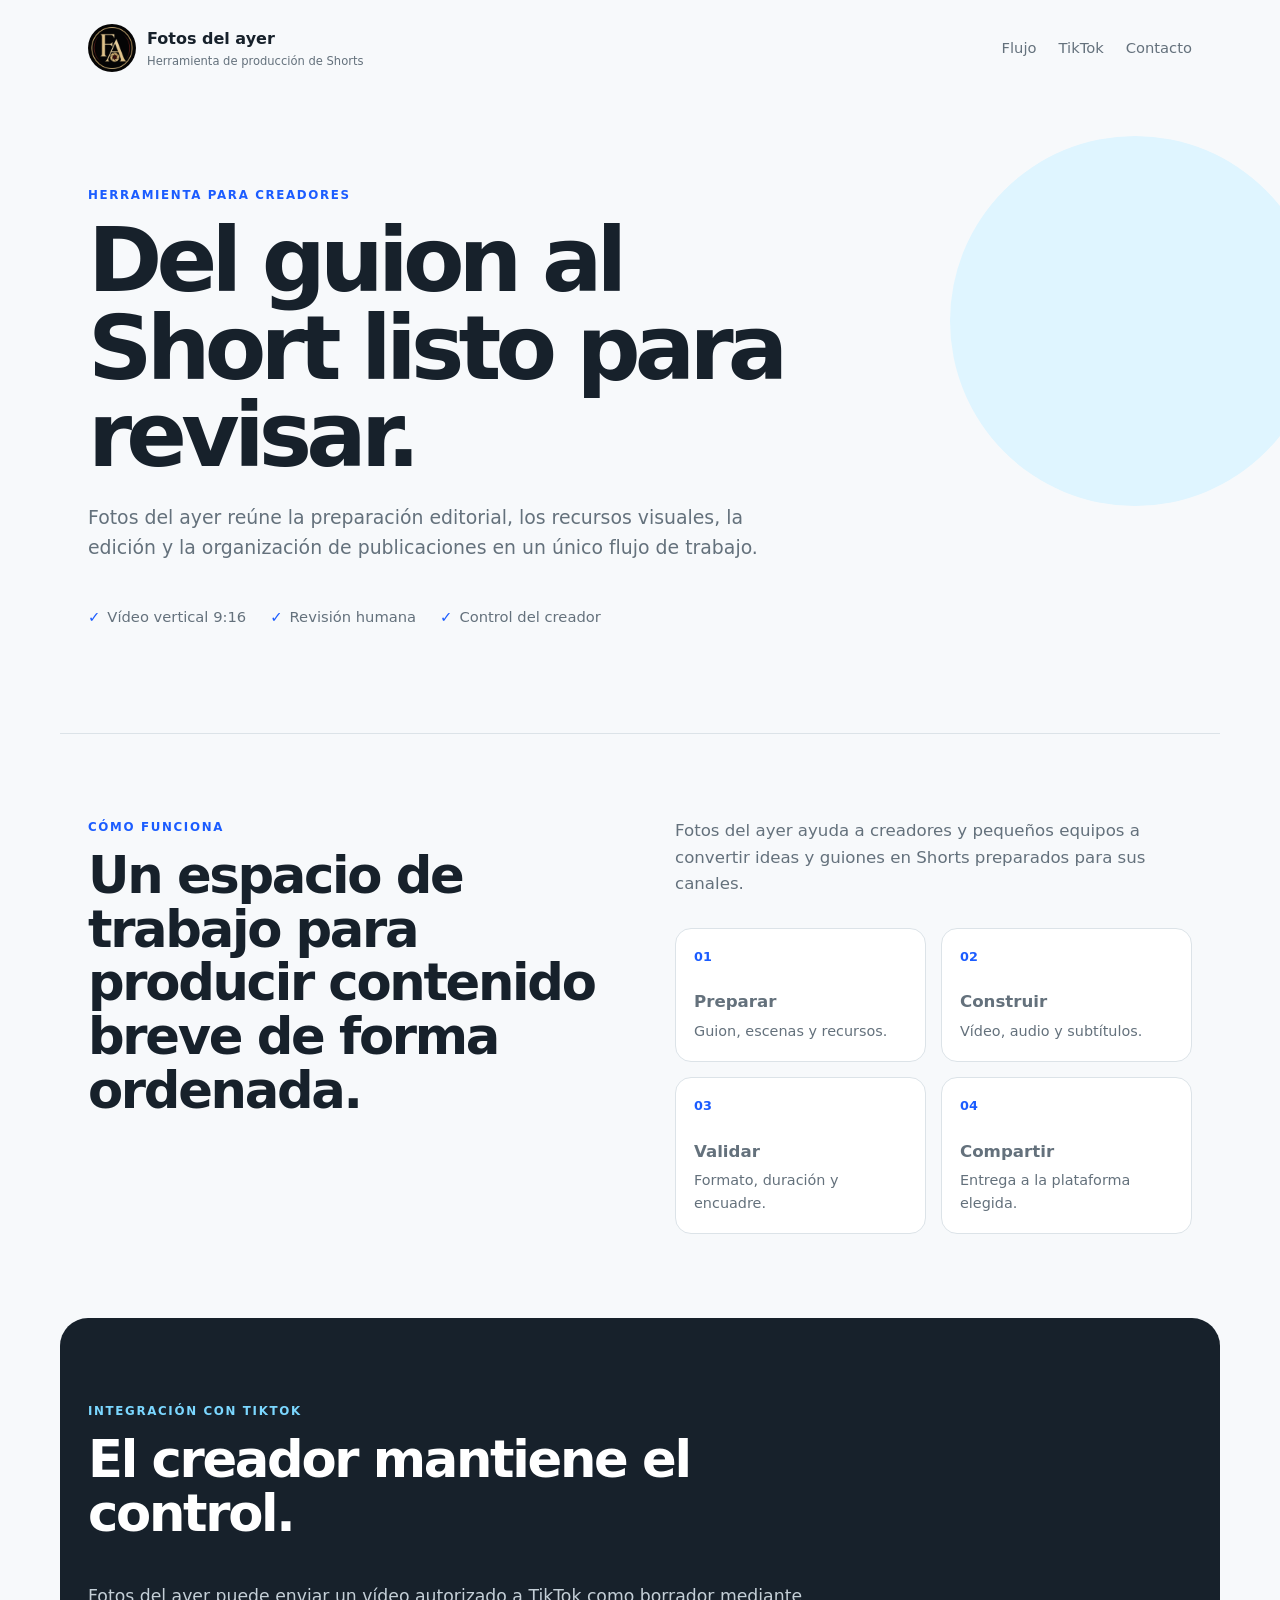
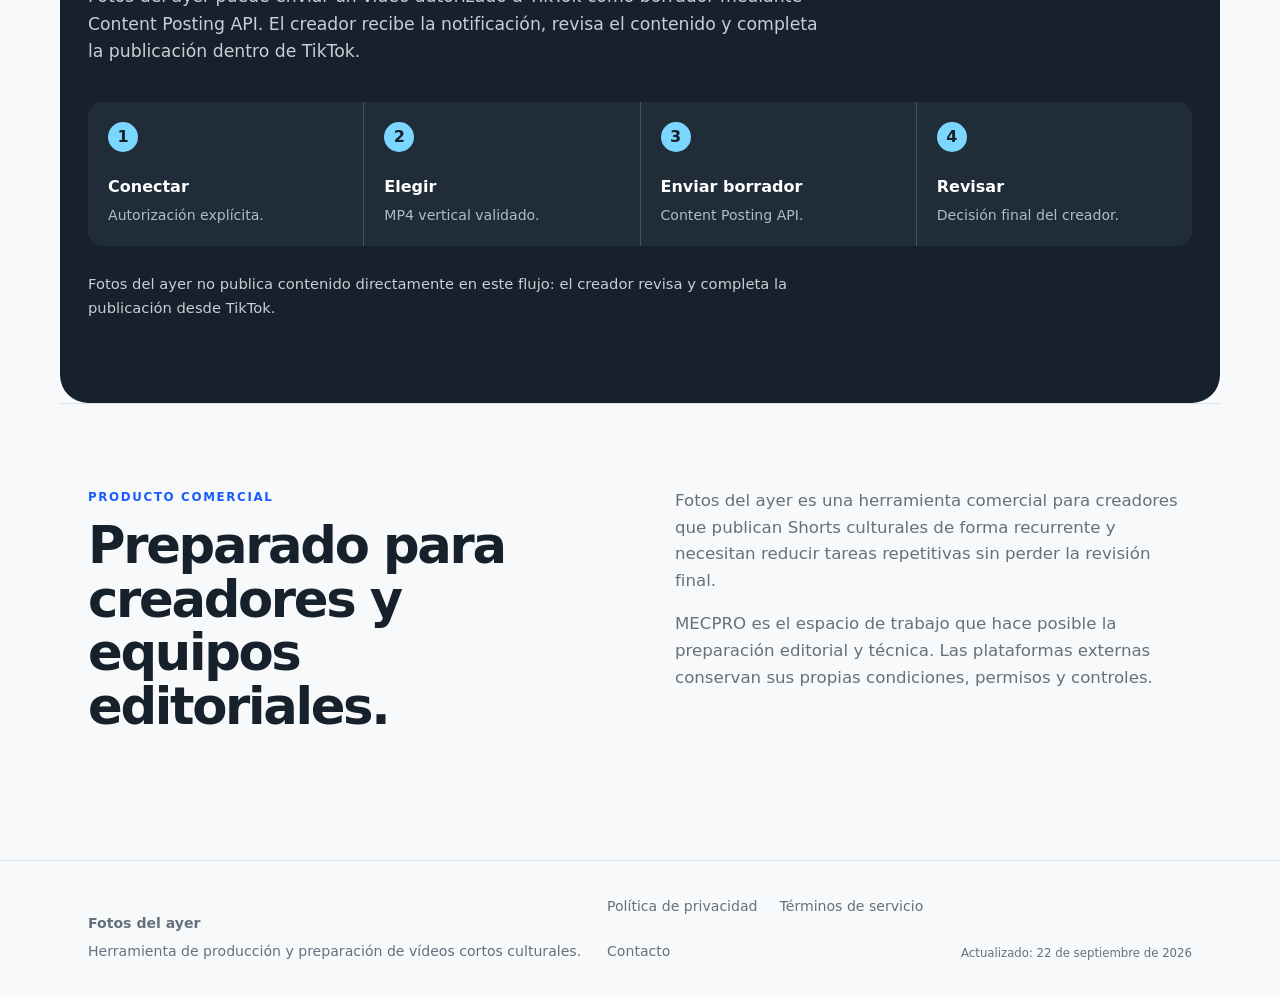
<file: index.html>
<!doctype html>
<html lang="es">
<head>
  <meta charset="utf-8">
  <meta name="viewport" content="width=device-width, initial-scale=1">
  <meta name="description" content="Fotos del ayer ayuda a creadores a producir, revisar y preparar Shorts culturales para sus canales.">
  <title>Fotos del ayer</title>
  <link rel="icon" type="image/png" href="assets/icono-fotos-del-ayer.png">
  <link rel="stylesheet" href="styles.css?v=2">
</head>
<body>
  <header><a class="brand" href="index.html"><img class="brand-icon" src="assets/icono-fotos-del-ayer.png" width="48" height="48" alt=""><span><b>Fotos del ayer</b><small>Herramienta de producción de Shorts</small></span></a><nav><a href="#flujo">Flujo</a><a href="#tiktok">TikTok</a><a href="#contacto">Contacto</a></nav></header>
  <main>
    <section class="hero"><p class="eyebrow">Herramienta para creadores</p><h1>Del guion al Short listo para revisar.</h1><p class="lead">Fotos del ayer reúne la preparación editorial, los recursos visuales, la edición y la organización de publicaciones en un único flujo de trabajo.</p><div class="pills"><span>Vídeo vertical 9:16</span><span>Revisión humana</span><span>Control del creador</span></div></section>
    <section class="section two" id="flujo"><div><p class="eyebrow">Cómo funciona</p><h2>Un espacio de trabajo para producir contenido breve de forma ordenada.</h2></div><div class="copy"><p>Fotos del ayer ayuda a creadores y pequeños equipos a convertir ideas y guiones en Shorts preparados para sus canales.</p><div class="steps"><div><b>01</b><strong>Preparar</strong><span>Guion, escenas y recursos.</span></div><div><b>02</b><strong>Construir</strong><span>Vídeo, audio y subtítulos.</span></div><div><b>03</b><strong>Validar</strong><span>Formato, duración y encuadre.</span></div><div><b>04</b><strong>Compartir</strong><span>Entrega a la plataforma elegida.</span></div></div></div></section>
    <section class="section dark" id="tiktok"><p class="eyebrow">Integración con TikTok</p><h2>El creador mantiene el control.</h2><p class="dark-copy">Fotos del ayer puede enviar un vídeo autorizado a TikTok como borrador mediante Content Posting API. El creador recibe la notificación, revisa el contenido y completa la publicación dentro de TikTok.</p><div class="tiktok-flow"><div><b>1</b><strong>Conectar</strong><span>Autorización explícita.</span></div><div><b>2</b><strong>Elegir</strong><span>MP4 vertical validado.</span></div><div><b>3</b><strong>Enviar borrador</strong><span>Content Posting API.</span></div><div><b>4</b><strong>Revisar</strong><span>Decisión final del creador.</span></div></div><p class="note">Fotos del ayer no publica contenido directamente en este flujo: el creador revisa y completa la publicación desde TikTok.</p></section>
    <section class="section two"><div><p class="eyebrow">Producto comercial</p><h2>Preparado para creadores y equipos editoriales.</h2></div><div class="copy"><p>Fotos del ayer es una herramienta comercial para creadores que publican Shorts culturales de forma recurrente y necesitan reducir tareas repetitivas sin perder la revisión final.</p><p>MECPRO es el espacio de trabajo que hace posible la preparación editorial y técnica. Las plataformas externas conservan sus propias condiciones, permisos y controles.</p></div></section>
  </main>
  <footer id="contacto"><div><b>Fotos del ayer</b><p>Herramienta de producción y preparación de vídeos cortos culturales.</p></div><div class="links"><a href="privacidad.html">Política de privacidad</a><a href="terminos.html">Términos de servicio</a><a href="mailto:basky.canal01@gmail.com">Contacto</a></div><small>Actualizado: 22 de septiembre de 2026</small></footer>
</body>
</html>
</file>
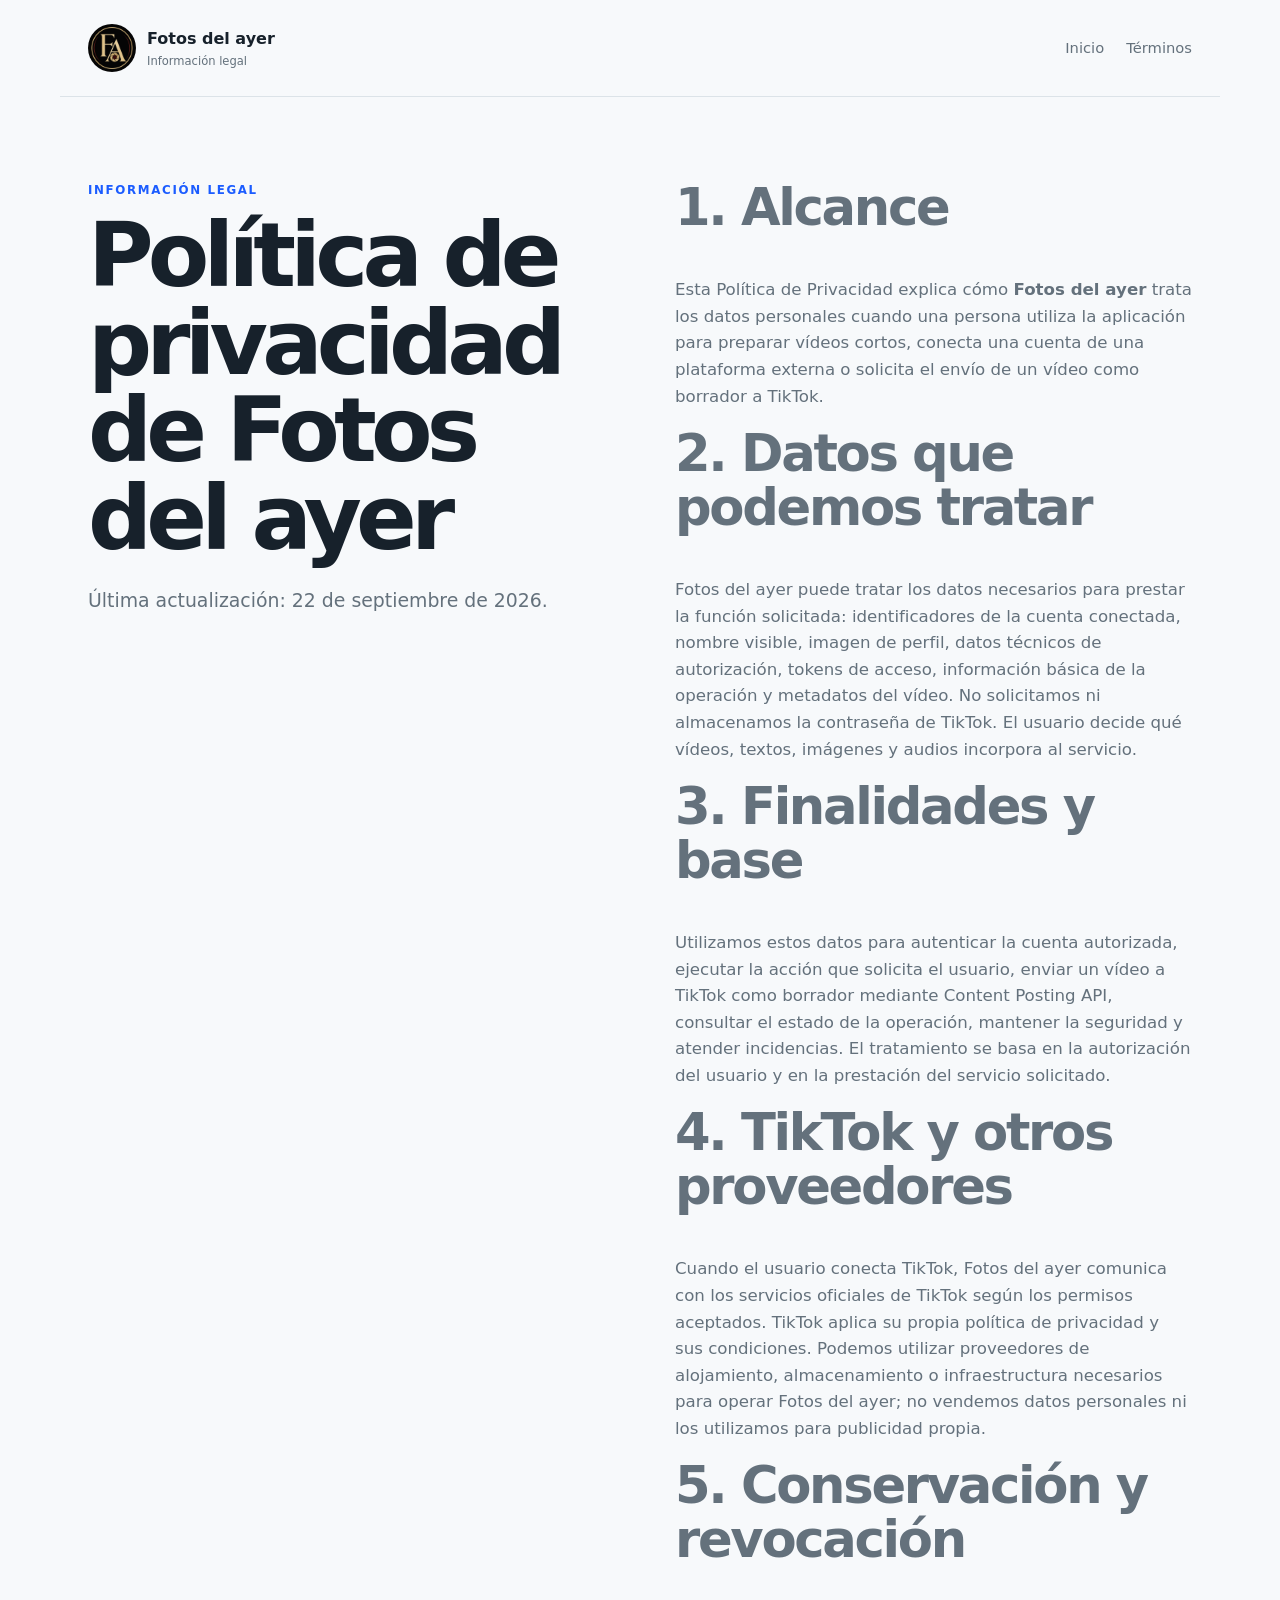
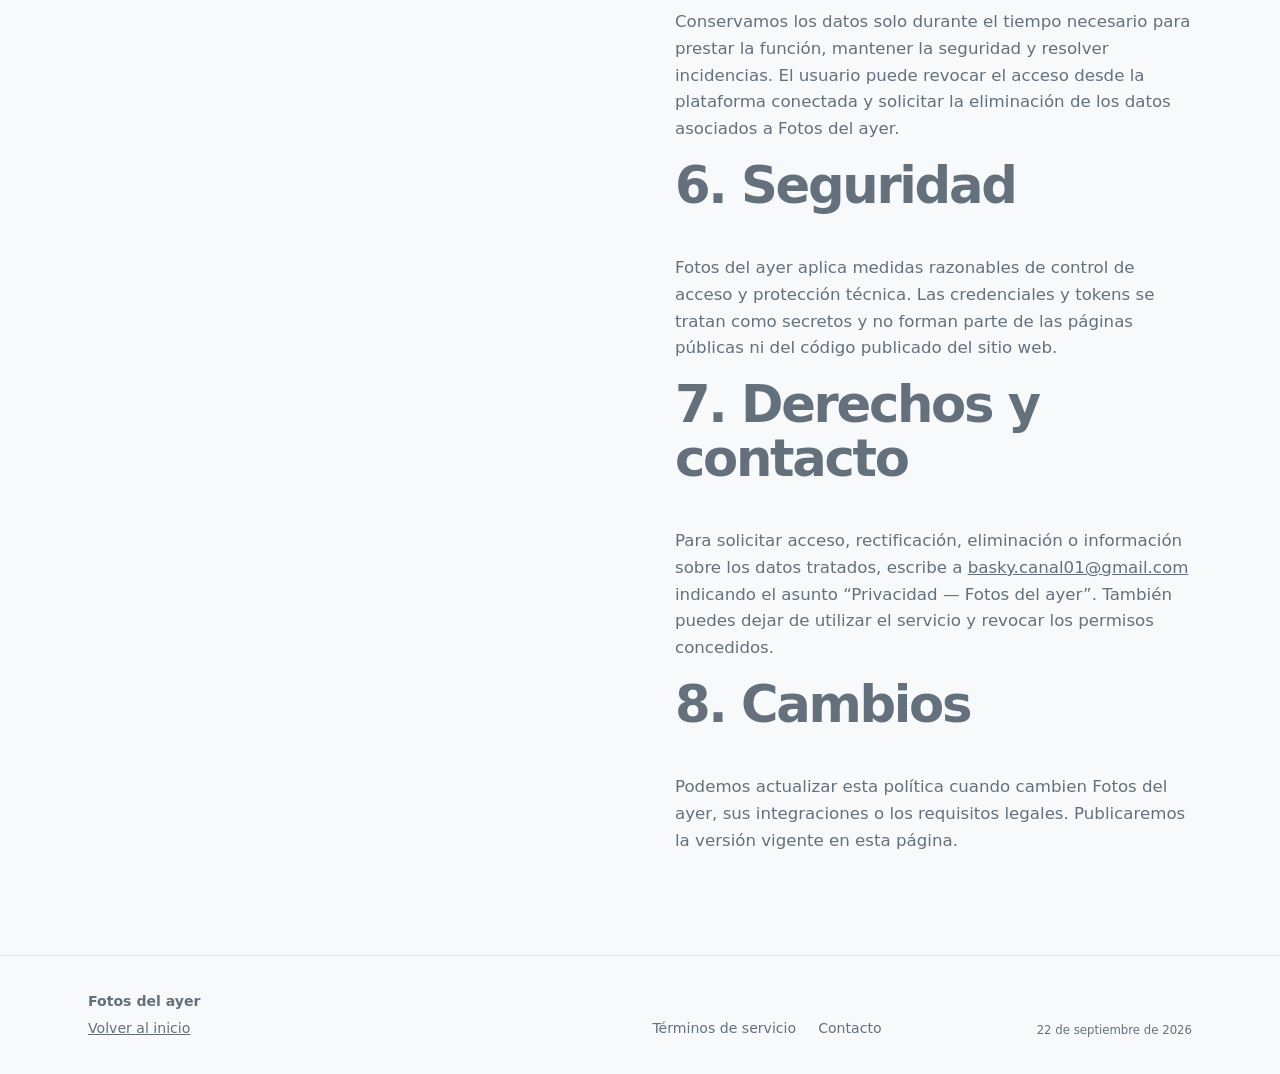
<file: privacidad.html>
<!doctype html>
<html lang="es">
<head><meta charset="utf-8"><meta name="viewport" content="width=device-width, initial-scale=1"><meta name="description" content="Política de privacidad de Fotos del ayer."><title>Fotos del ayer · Política de privacidad</title><link rel="icon" type="image/png" href="assets/icono-fotos-del-ayer.png"><link rel="stylesheet" href="styles.css?v=2"></head>
<body><header><a class="brand" href="index.html"><img class="brand-icon" src="assets/icono-fotos-del-ayer.png" width="48" height="48" alt=""><span><b>Fotos del ayer</b><small>Información legal</small></span></a><nav><a href="index.html">Inicio</a><a href="terminos.html">Términos</a></nav></header><main class="section two"><div><p class="eyebrow">Información legal</p><h1>Política de privacidad de Fotos del ayer</h1><p class="lead">Última actualización: 22 de septiembre de 2026.</p></div><div class="copy"><h2>1. Alcance</h2><p>Esta Política de Privacidad explica cómo <strong>Fotos del ayer</strong> trata los datos personales cuando una persona utiliza la aplicación para preparar vídeos cortos, conecta una cuenta de una plataforma externa o solicita el envío de un vídeo como borrador a TikTok.</p><h2>2. Datos que podemos tratar</h2><p>Fotos del ayer puede tratar los datos necesarios para prestar la función solicitada: identificadores de la cuenta conectada, nombre visible, imagen de perfil, datos técnicos de autorización, tokens de acceso, información básica de la operación y metadatos del vídeo. No solicitamos ni almacenamos la contraseña de TikTok. El usuario decide qué vídeos, textos, imágenes y audios incorpora al servicio.</p><h2>3. Finalidades y base</h2><p>Utilizamos estos datos para autenticar la cuenta autorizada, ejecutar la acción que solicita el usuario, enviar un vídeo a TikTok como borrador mediante Content Posting API, consultar el estado de la operación, mantener la seguridad y atender incidencias. El tratamiento se basa en la autorización del usuario y en la prestación del servicio solicitado.</p><h2>4. TikTok y otros proveedores</h2><p>Cuando el usuario conecta TikTok, Fotos del ayer comunica con los servicios oficiales de TikTok según los permisos aceptados. TikTok aplica su propia política de privacidad y sus condiciones. Podemos utilizar proveedores de alojamiento, almacenamiento o infraestructura necesarios para operar Fotos del ayer; no vendemos datos personales ni los utilizamos para publicidad propia.</p><h2>5. Conservación y revocación</h2><p>Conservamos los datos solo durante el tiempo necesario para prestar la función, mantener la seguridad y resolver incidencias. El usuario puede revocar el acceso desde la plataforma conectada y solicitar la eliminación de los datos asociados a Fotos del ayer.</p><h2>6. Seguridad</h2><p>Fotos del ayer aplica medidas razonables de control de acceso y protección técnica. Las credenciales y tokens se tratan como secretos y no forman parte de las páginas públicas ni del código publicado del sitio web.</p><h2>7. Derechos y contacto</h2><p>Para solicitar acceso, rectificación, eliminación o información sobre los datos tratados, escribe a <a href="mailto:basky.canal01@gmail.com">basky.canal01@gmail.com</a> indicando el asunto “Privacidad — Fotos del ayer”. También puedes dejar de utilizar el servicio y revocar los permisos concedidos.</p><h2>8. Cambios</h2><p>Podemos actualizar esta política cuando cambien Fotos del ayer, sus integraciones o los requisitos legales. Publicaremos la versión vigente en esta página.</p></div></main><footer><div><b>Fotos del ayer</b><p><a href="index.html">Volver al inicio</a></p></div><div class="links"><a href="terminos.html">Términos de servicio</a><a href="mailto:basky.canal01@gmail.com">Contacto</a></div><small>22 de septiembre de 2026</small></footer></body></html>
</file>
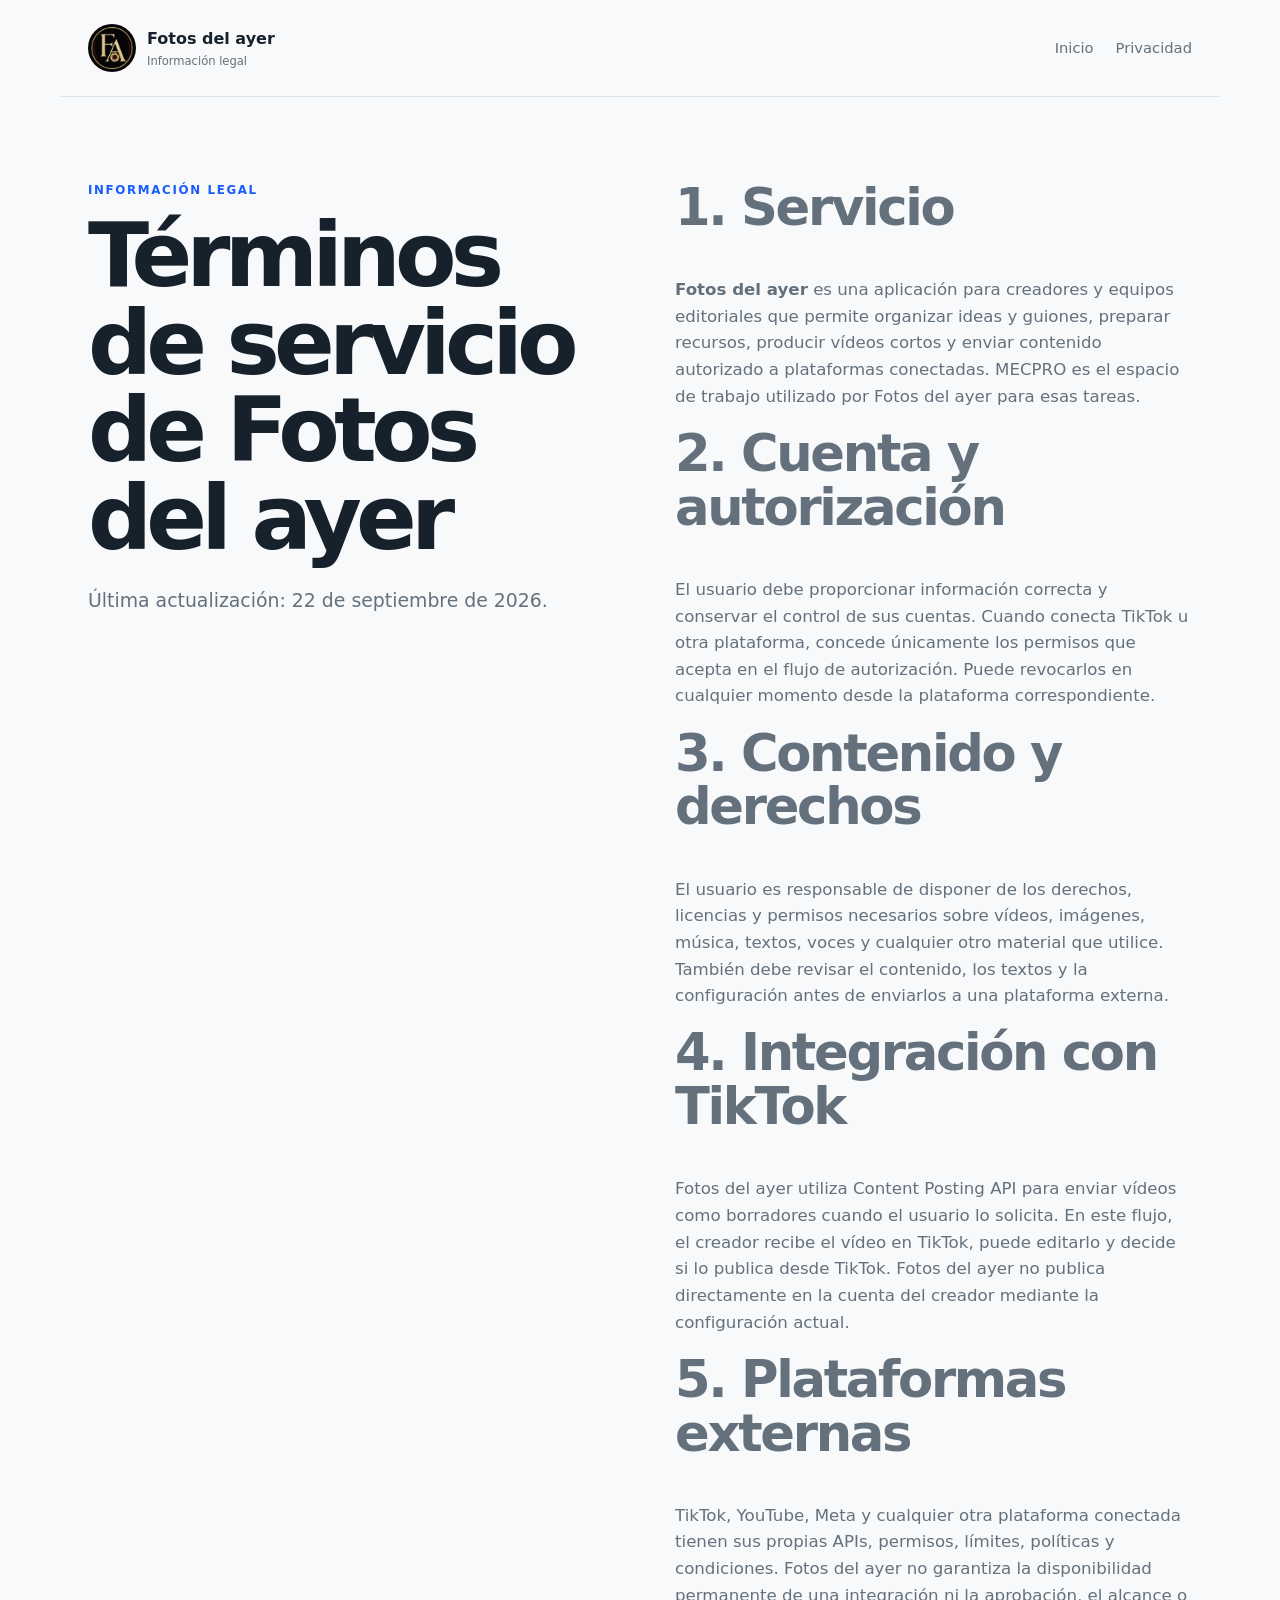
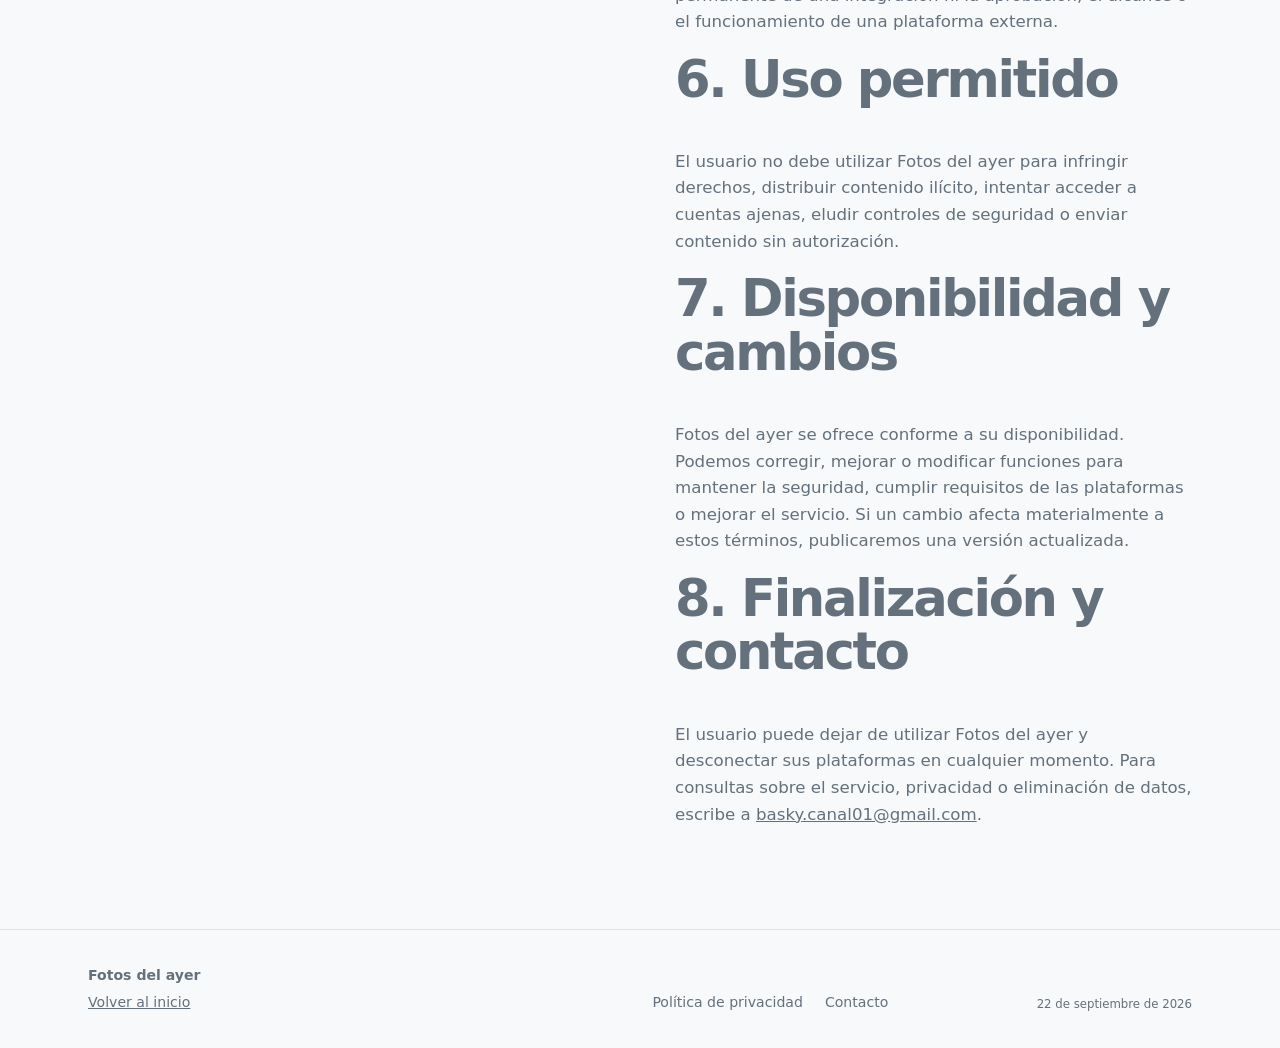
<file: terminos.html>
<!doctype html>
<html lang="es">
<head><meta charset="utf-8"><meta name="viewport" content="width=device-width, initial-scale=1"><meta name="description" content="Términos de servicio de Fotos del ayer."><title>Fotos del ayer · Términos de servicio</title><link rel="icon" type="image/png" href="assets/icono-fotos-del-ayer.png"><link rel="stylesheet" href="styles.css?v=2"></head>
<body><header><a class="brand" href="index.html"><img class="brand-icon" src="assets/icono-fotos-del-ayer.png" width="48" height="48" alt=""><span><b>Fotos del ayer</b><small>Información legal</small></span></a><nav><a href="index.html">Inicio</a><a href="privacidad.html">Privacidad</a></nav></header><main class="section two"><div><p class="eyebrow">Información legal</p><h1>Términos de servicio de Fotos del ayer</h1><p class="lead">Última actualización: 22 de septiembre de 2026.</p></div><div class="copy"><h2>1. Servicio</h2><p><strong>Fotos del ayer</strong> es una aplicación para creadores y equipos editoriales que permite organizar ideas y guiones, preparar recursos, producir vídeos cortos y enviar contenido autorizado a plataformas conectadas. MECPRO es el espacio de trabajo utilizado por Fotos del ayer para esas tareas.</p><h2>2. Cuenta y autorización</h2><p>El usuario debe proporcionar información correcta y conservar el control de sus cuentas. Cuando conecta TikTok u otra plataforma, concede únicamente los permisos que acepta en el flujo de autorización. Puede revocarlos en cualquier momento desde la plataforma correspondiente.</p><h2>3. Contenido y derechos</h2><p>El usuario es responsable de disponer de los derechos, licencias y permisos necesarios sobre vídeos, imágenes, música, textos, voces y cualquier otro material que utilice. También debe revisar el contenido, los textos y la configuración antes de enviarlos a una plataforma externa.</p><h2>4. Integración con TikTok</h2><p>Fotos del ayer utiliza Content Posting API para enviar vídeos como borradores cuando el usuario lo solicita. En este flujo, el creador recibe el vídeo en TikTok, puede editarlo y decide si lo publica desde TikTok. Fotos del ayer no publica directamente en la cuenta del creador mediante la configuración actual.</p><h2>5. Plataformas externas</h2><p>TikTok, YouTube, Meta y cualquier otra plataforma conectada tienen sus propias APIs, permisos, límites, políticas y condiciones. Fotos del ayer no garantiza la disponibilidad permanente de una integración ni la aprobación, el alcance o el funcionamiento de una plataforma externa.</p><h2>6. Uso permitido</h2><p>El usuario no debe utilizar Fotos del ayer para infringir derechos, distribuir contenido ilícito, intentar acceder a cuentas ajenas, eludir controles de seguridad o enviar contenido sin autorización.</p><h2>7. Disponibilidad y cambios</h2><p>Fotos del ayer se ofrece conforme a su disponibilidad. Podemos corregir, mejorar o modificar funciones para mantener la seguridad, cumplir requisitos de las plataformas o mejorar el servicio. Si un cambio afecta materialmente a estos términos, publicaremos una versión actualizada.</p><h2>8. Finalización y contacto</h2><p>El usuario puede dejar de utilizar Fotos del ayer y desconectar sus plataformas en cualquier momento. Para consultas sobre el servicio, privacidad o eliminación de datos, escribe a <a href="mailto:basky.canal01@gmail.com">basky.canal01@gmail.com</a>.</p></div></main><footer><div><b>Fotos del ayer</b><p><a href="index.html">Volver al inicio</a></p></div><div class="links"><a href="privacidad.html">Política de privacidad</a><a href="mailto:basky.canal01@gmail.com">Contacto</a></div><small>22 de septiembre de 2026</small></footer></body></html>
</file>
<file: styles.css>
:root{--ink:#17212b;--muted:#64717c;--line:#dce3e8;--paper:#f7f9fb;--white:#fff;--blue:#1b5cff;--cyan:#dff5ff}*{box-sizing:border-box}html{scroll-behavior:smooth}body{margin:0;background:var(--paper);color:var(--ink);font-family:Inter,ui-sans-serif,system-ui,-apple-system,"Segoe UI",sans-serif;line-height:1.6}a{color:inherit}header{max-width:1160px;margin:auto;padding:24px 28px;display:flex;justify-content:space-between;align-items:center;gap:24px}.brand{display:flex;align-items:center;gap:11px;text-decoration:none}.brand-icon{display:block;width:48px;height:48px;border-radius:50%;object-fit:cover}.brand b,.brand small{display:block}.brand small{color:var(--muted);font-size:.72rem}nav,.links{display:flex;gap:22px;flex-wrap:wrap}nav{color:var(--muted);font-size:.92rem}nav a,.links a{text-decoration:none}nav a:hover,.links a:hover{color:var(--blue)}main{overflow:hidden}.hero{max-width:1160px;margin:auto;padding:90px 28px 105px;position:relative}.hero:after{content:"";position:absolute;z-index:-1;right:-100px;top:40px;width:370px;height:370px;border-radius:50%;background:var(--cyan)}.eyebrow{color:var(--blue);text-transform:uppercase;letter-spacing:.14em;font-size:.74rem;font-weight:800}h1,h2,p{margin-top:0}h1{max-width:800px;margin-bottom:22px;font-size:clamp(2.8rem,7vw,5.8rem);line-height:.98;letter-spacing:-.065em}h2{max-width:620px;font-size:clamp(2rem,4vw,3.2rem);line-height:1.05;letter-spacing:-.045em}.lead{max-width:700px;color:var(--muted);font-size:1.18rem}.pills{display:flex;flex-wrap:wrap;gap:10px 24px;margin-top:42px;color:var(--muted);font-size:.92rem}.pills span:before{content:"✓";margin-right:7px;color:var(--blue);font-weight:900}.section{max-width:1160px;margin:auto;padding:84px 28px;border-top:1px solid var(--line)}.two{display:grid;grid-template-columns:1fr 1fr;gap:70px}.copy{max-width:570px;color:var(--muted);font-size:1.04rem}.steps{display:grid;grid-template-columns:1fr 1fr;gap:15px;margin-top:30px}.steps div{padding:18px;background:#fff;border:1px solid var(--line);border-radius:16px}.steps b{display:block;color:var(--blue);font-size:.8rem;margin-bottom:22px}.steps strong,.steps span{display:block}.steps span{color:var(--muted);font-size:.9rem;margin-top:4px}.dark{background:var(--ink);color:#fff;border-radius:28px;border:0}.dark .eyebrow{color:#7bd7ff}.dark-copy,.note{max-width:750px;color:#c4cfd7;font-size:1.08rem}.tiktok-flow{display:grid;grid-template-columns:repeat(4,1fr);gap:1px;margin:36px 0 26px;background:#42515e;border-radius:16px;overflow:hidden}.tiktok-flow div{min-height:140px;padding:20px;background:#202d38}.tiktok-flow b{display:grid;place-items:center;width:30px;height:30px;margin-bottom:22px;border-radius:50%;background:#7bd7ff;color:var(--ink)}.tiktok-flow strong,.tiktok-flow span{display:block}.tiktok-flow span{color:#afbdc8;font-size:.88rem;margin-top:4px}.note{font-size:.92rem;margin-bottom:0}footer{padding:34px max(28px,calc((100vw - 1104px)/2));display:grid;grid-template-columns:1.5fr 1fr auto;gap:24px;align-items:end;border-top:1px solid var(--line);color:var(--muted);font-size:.88rem}footer p{margin:5px 0 0}@media(max-width:780px){nav{display:none}.hero{padding-top:56px}.two,.tiktok-flow,footer{grid-template-columns:1fr}.steps{grid-template-columns:1fr}.tiktok-flow{gap:1px}.tiktok-flow div{min-height:0}footer small{margin-top:10px}}
</file>
